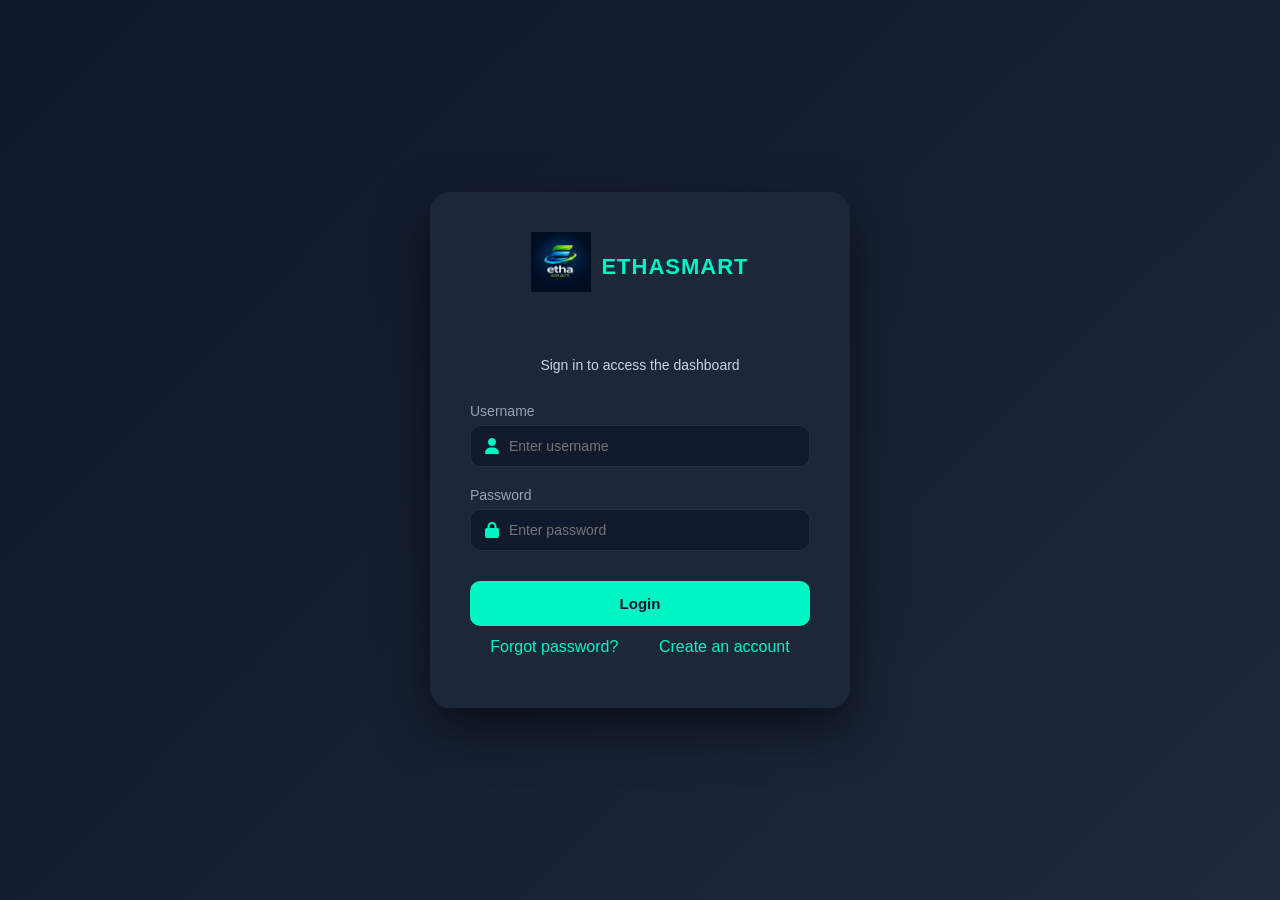
<file: frontend/public/index.html>
<!DOCTYPE html>
<html lang="en">

<head>
  <meta charset="UTF-8" />
  <meta name="viewport" content="width=device-width, initial-scale=1.0" />
  <title>Login - ETHASMART</title>
  <link rel="icon" href="logo 3.jpeg">
  <link rel="stylesheet" href="style.css" />
  <link rel="stylesheet" href="https://cdnjs.cloudflare.com/ajax/libs/font-awesome/6.5.1/css/all.min.css">
</head>

<body class="login-page">
  <div class="login">
    <div class="login-card">

      <div class="brand">
        <a href="index.html" class="logo-box">
          <img src="logo 3.jpeg" alt="ETHASMART">
          <h2>ETHASMART</h2>
        </a>
      </div>

      <p class="subtitle">Sign in to access the dashboard</p>

      <form id="loginForm" autocomplete="off">
        <div class="field">
          <label>Username</label>
          <div class="input-wrap">
            <i class="fas fa-user"></i>
            <input type="text" id="username" placeholder="Enter username" required />
          </div>
        </div>

        <div class="field">
          <label>Password</label>
          <div class="input-wrap">
            <i class="fas fa-lock"></i>
            <input type="password" id="password" placeholder="Enter password" required />
          </div>
        </div>

        <button type="submit">Login</button>
        <p style="margin-top:12px; text-align:center; display: flex; justify-content: space-around;">
          <a href="forgot.html" style="color:#00f5c4; text-decoration:none;">
            Forgot password?
          </a>
          <a href="signup.html" style="color:#00f5c4; text-decoration:none;">
            Create an account
          </a>
        </p>
        <p id="error-msg" style="margin-top:12px; color:#ff6b6b; text-align:center;"></p>
      </form>

    </div>
  </div>

  <script src="config.js"></script>
  <script src="login.js"></script>
</body>

</html>
</file>
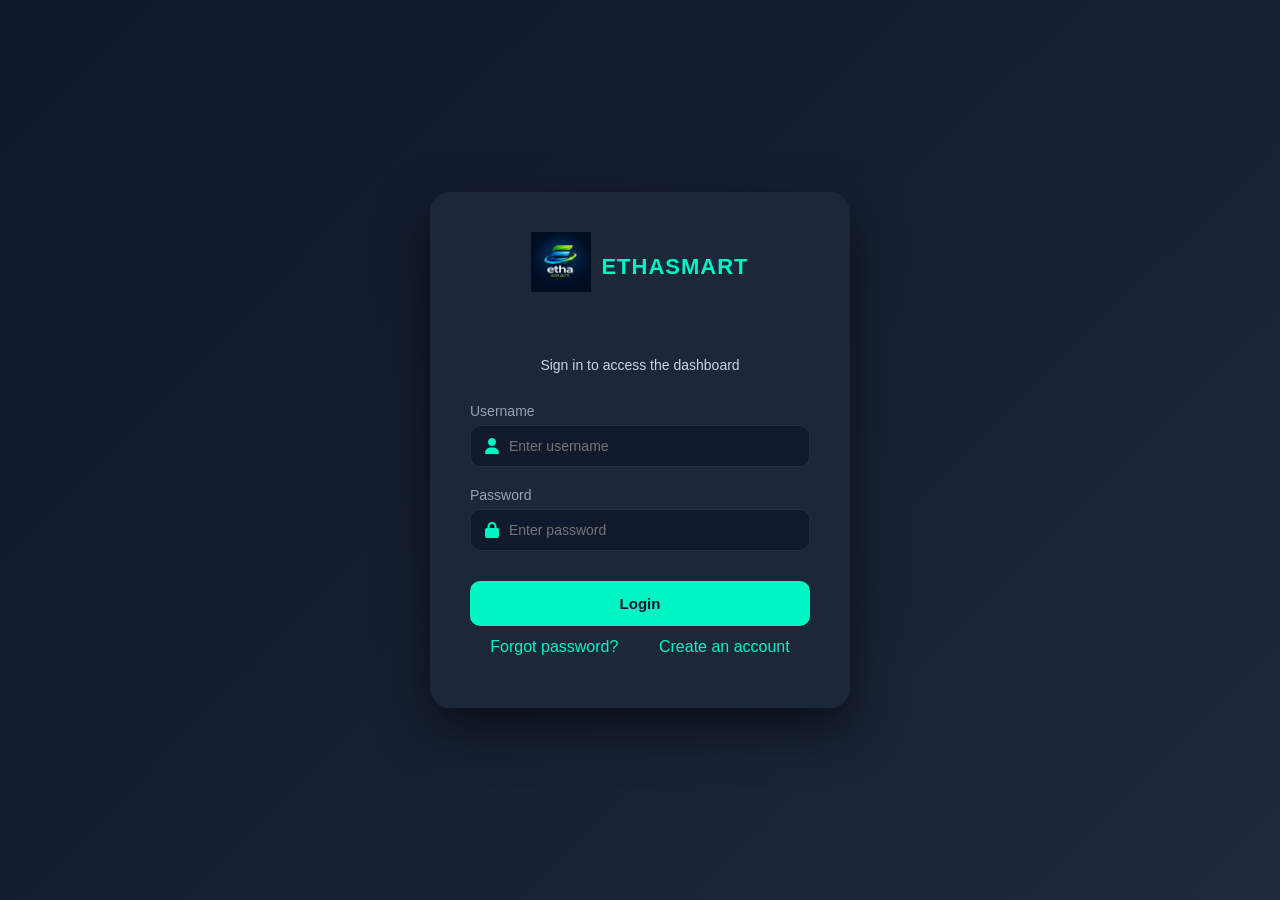
<file: frontend/public/energy.html>
<!DOCTYPE html>
<html lang="en">

<head>
    <meta charset="UTF-8">
    <title>Ethasmart - Energy Tracking</title>
    <meta name="viewport" content="width=device-width, initial-scale=1.0">

    <link rel="stylesheet" href="style.css">
    <link rel="icon" href="logo 3.jpeg">

    <link rel="stylesheet" href="https://cdnjs.cloudflare.com/ajax/libs/font-awesome/6.5.1/css/all.min.css">

    <script src="chart.umd.min.js"></script>

    <script>
        if (localStorage.getItem("ethasmartLoggedIn") !== "true") {
            window.location.href = "index.html";
        }
    </script>
</head>

<body class="dashboard">

    <p id="backendStatus">Checking...</p>

    <div class="sidebar">
        <a href="dashboard.html" class="logo-box">
            <img src="logo 3.jpeg" width="40">
            <h2>ETHASMART</h2>
        </a>

        <ul>
            <li onclick="location.href='dashboard.html'">
                <i class="fas fa-chart-line"></i> Dashboard
            </li>

            <li onclick="location.href='insights.html'">
                <i class="fas fa-brain"></i> AI Insights
            </li>

            <li style="color:#00f5c4;">
                <i class="fas fa-bolt"></i> Energy
            </li>

            <li onclick="location.href='maintenance.html'">
                <i class="fas fa-screwdriver-wrench"></i> Maintenance
            </li>

            <li onclick="toggleTheme()" id="themeToggleBtn">
                <i class="fas fa-sun"></i> Light Mode
            </li>

            <li onclick="logout()">
                <i class="fas fa-sign-out-alt"></i> Logout
            </li>
        </ul>
    </div>

    <div class="main">

        <div class="top-header">
            <h1 style="margin-bottom: 0;">Energy Consumption</h1>
            <div class="notification-center" onclick="toggleNotifications()">
                <i class="fas fa-bell"></i>
                <span class="badge" id="notifBadge" style="display:none;">0</span>
                <div class="notif-dropdown" id="notifDropdown" style="display:none;">
                    <div class="notif-header">Recent Alerts</div>
                    <div id="notifList">
                        <div class="notif-item" style="padding: 10px; color: #cbd5e1;">Loading alerts...</div>
                    </div>
                </div>
            </div>
        </div>

        <div class="cards" style="margin-top: 30px;">

            <div class="card">
                <h3>Today Usage</h3>
                <p id="todayKwh">Loading...</p>
            </div>

            <div class="card">
                <h3>Yesterday Usage</h3>
                <p id="yesterdayKwh">Loading...</p>
            </div>

            <div class="card">
                <h3>Efficiency Score</h3>
                <p id="efficiency">Loading...</p>
            </div>

            <div class="card">
                <h3>Savings</h3>
                <p id="savings">Loading...</p>
            </div>

        </div>

        <div class="chart-container">

            <p style="text-align:center;color:#cbd5e1;">
                Live Energy Trend (updates every 1 second)
            </p>

            <canvas id="energyChart"></canvas>

        </div>

    </div>

    <script>
        function logout() {
            localStorage.removeItem("ethasmartLoggedIn");
            localStorage.removeItem("ethasmartUser");
            localStorage.removeItem("token");
            window.location.href = "index.html";
        }
    </script>

    <script src="config.js"></script>
    <script src="script.js"></script>

</body>

</html>
</file>
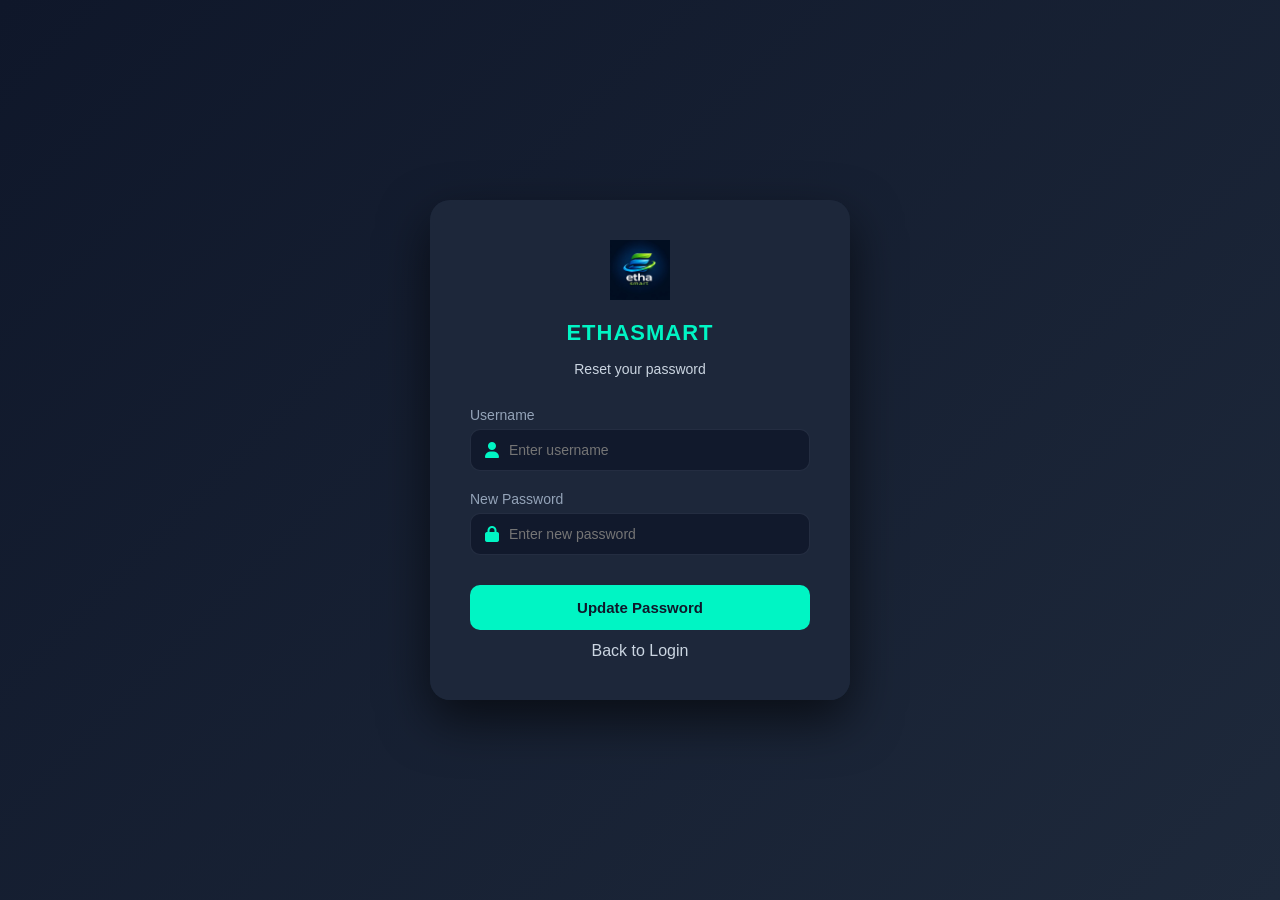
<file: frontend/public/forgot.html>
<!DOCTYPE html>
<html lang="en">
<head>
  <meta charset="UTF-8" />
  <meta name="viewport" content="width=device-width, initial-scale=1.0" />
  <title>Forgot Password - ETHASMART</title>
  <link rel="stylesheet" href="style.css" />
  <link rel="stylesheet" href="https://cdnjs.cloudflare.com/ajax/libs/font-awesome/6.5.1/css/all.min.css">
</head>

<body class="login-page">
  <div class="login">
    <div class="login-card">

      <div class="brand">
        <img src="logo 3.jpeg" alt="ETHASMART">
        <h2>ETHASMART</h2>
      </div>

      <p class="subtitle">Reset your password</p>

      <form id="forgotForm" autocomplete="off">
        <div class="field">
          <label>Username</label>
          <div class="input-wrap">
            <i class="fas fa-user"></i>
            <input type="text" id="fp_username" placeholder="Enter username" required />
          </div>
        </div>

        <div class="field">
          <label>New Password</label>
          <div class="input-wrap">
            <i class="fas fa-lock"></i>
            <input type="password" id="fp_newpass" placeholder="Enter new password" required />
          </div>
        </div>

        <button type="submit">Update Password</button>

        <p id="fp_msg" style="margin-top:12px; color:#00f5c4; text-align:center;"></p>

        <p style="margin-top:12px; text-align:center;">
          <a href="index.html" style="color:#cbd5e1; text-decoration:none;">Back to Login</a>
        </p>
      </form>

    </div>
  </div>

  <script src="config.js"></script>
  <script src="forgot.js"></script>
</body>
</html>
</file>
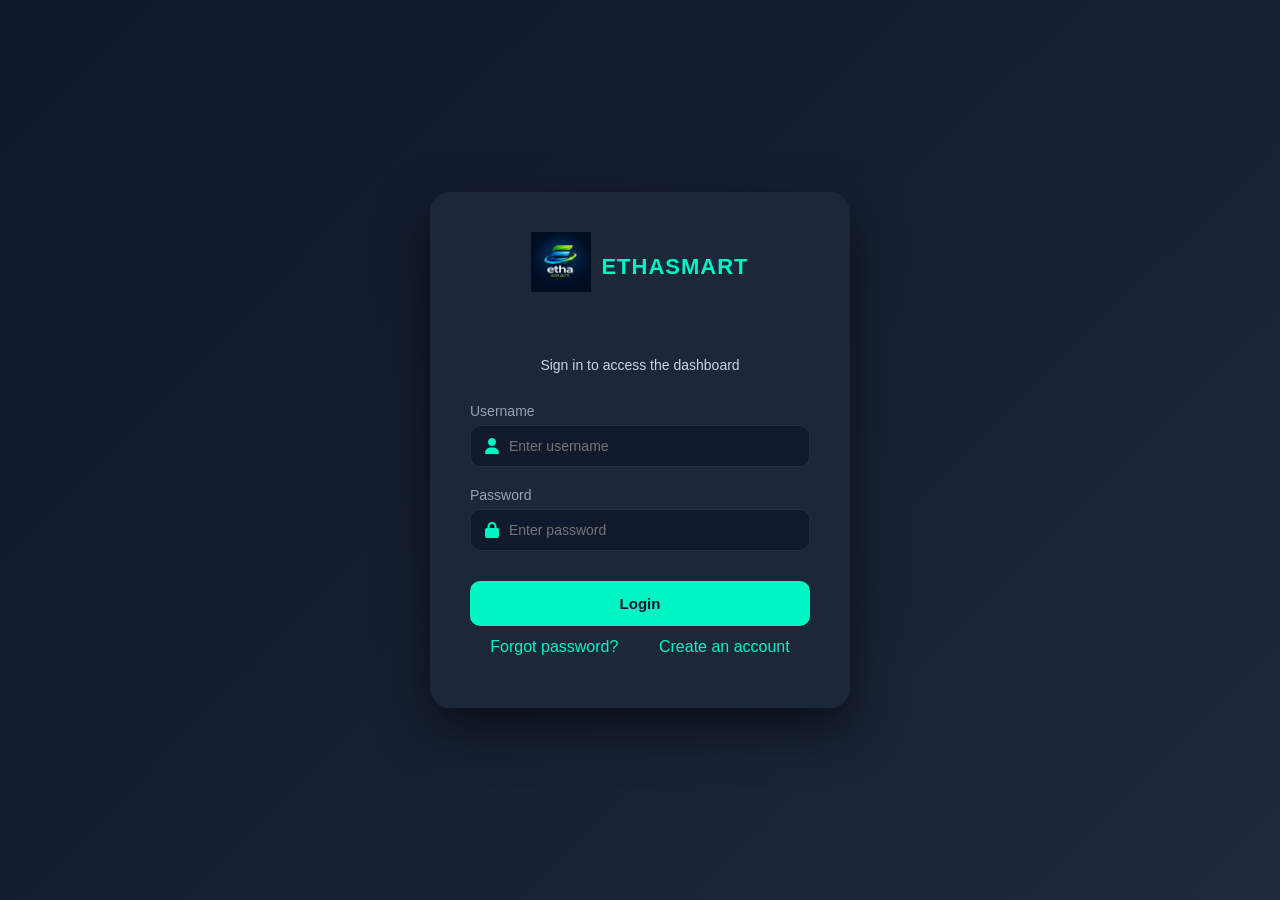
<file: frontend/public/insights.html>
<!DOCTYPE html>
<html lang="en">

<head>

    <meta charset="UTF-8">
    <title>Ethasmart - AI Insights</title>

    <meta name="viewport" content="width=device-width, initial-scale=1.0">

    <link rel="stylesheet" href="style.css">
    <link rel="icon" href="logo 3.jpeg">

    <link rel="stylesheet" href="https://cdnjs.cloudflare.com/ajax/libs/font-awesome/6.5.1/css/all.min.css">

    <script>

        if (localStorage.getItem("ethasmartLoggedIn") !== "true") {
            window.location.href = "index.html";
        }

    </script>

</head>

<body class="dashboard">

    <p id="backendStatus">Checking...</p>

    <div class="sidebar">

        <a href="dashboard.html" class="logo-box">
            <img src="logo 3.jpeg" width="40">
            <h2>ETHASMART</h2>
        </a>

        <ul>

            <li onclick="location.href='dashboard.html'">
                <i class="fas fa-chart-line"></i> Dashboard
            </li>

            <li style="color:#00f5c4;">
                <i class="fas fa-brain"></i> AI Insights
            </li>

            <li onclick="location.href='energy.html'">
                <i class="fas fa-bolt"></i> Energy
            </li>

            <li onclick="location.href='maintenance.html'">
                <i class="fas fa-screwdriver-wrench"></i> Maintenance
            </li>

            <li onclick="toggleTheme()" id="themeToggleBtn">
                <i class="fas fa-sun"></i> Light Mode
            </li>

            <li onclick="logout()">
                <i class="fas fa-sign-out-alt"></i> Logout
            </li>

        </ul>
    </div>

    <div class="main">

        <div class="top-header">
            <h1 style="margin-bottom: 0;">AI Performance Insights</h1>
            <div class="notification-center" onclick="toggleNotifications()">
                <i class="fas fa-bell"></i>
                <span class="badge" id="notifBadge" style="display:none;">0</span>
                <div class="notif-dropdown" id="notifDropdown" style="display:none;">
                    <div class="notif-header">Recent Alerts</div>
                    <div id="notifList">
                        <div class="notif-item" style="padding: 10px; color: #cbd5e1;">Loading alerts...</div>
                    </div>
                </div>
            </div>
        </div>

        <div class="ai-box" style="margin-top: 30px;">

            <h3>Predictive Analysis</h3>

            <p id="insightSummary">
                Loading AI summary...
            </p>

            <p style="margin-top:10px;">
                <b>Risk Level:</b> <span id="riskLevel">Loading...</span>
            </p>

        </div>

        <div class="ai-box">

            <h3>AI Recommendations</h3>

            <ul id="recList">

                <li>Loading recommendations...</li>

            </ul>

        </div>

        <div class="cards">

            <div class="card">
                <h3>Confidence Score</h3>
                <p>98.2%</p>
            </div>

            <div class="card">
                <h3>Anomaly Detection</h3>
                <p>0 Found</p>
            </div>

        </div>

    </div>

    <script>

        function logout() {

            localStorage.removeItem("ethasmartLoggedIn");
            localStorage.removeItem("ethasmartUser");
            localStorage.removeItem("token");

            window.location.href = "index.html";

        }

    </script>

    <script src="config.js"></script>
<script src="script.js"></script>

</body>

</html>
</file>
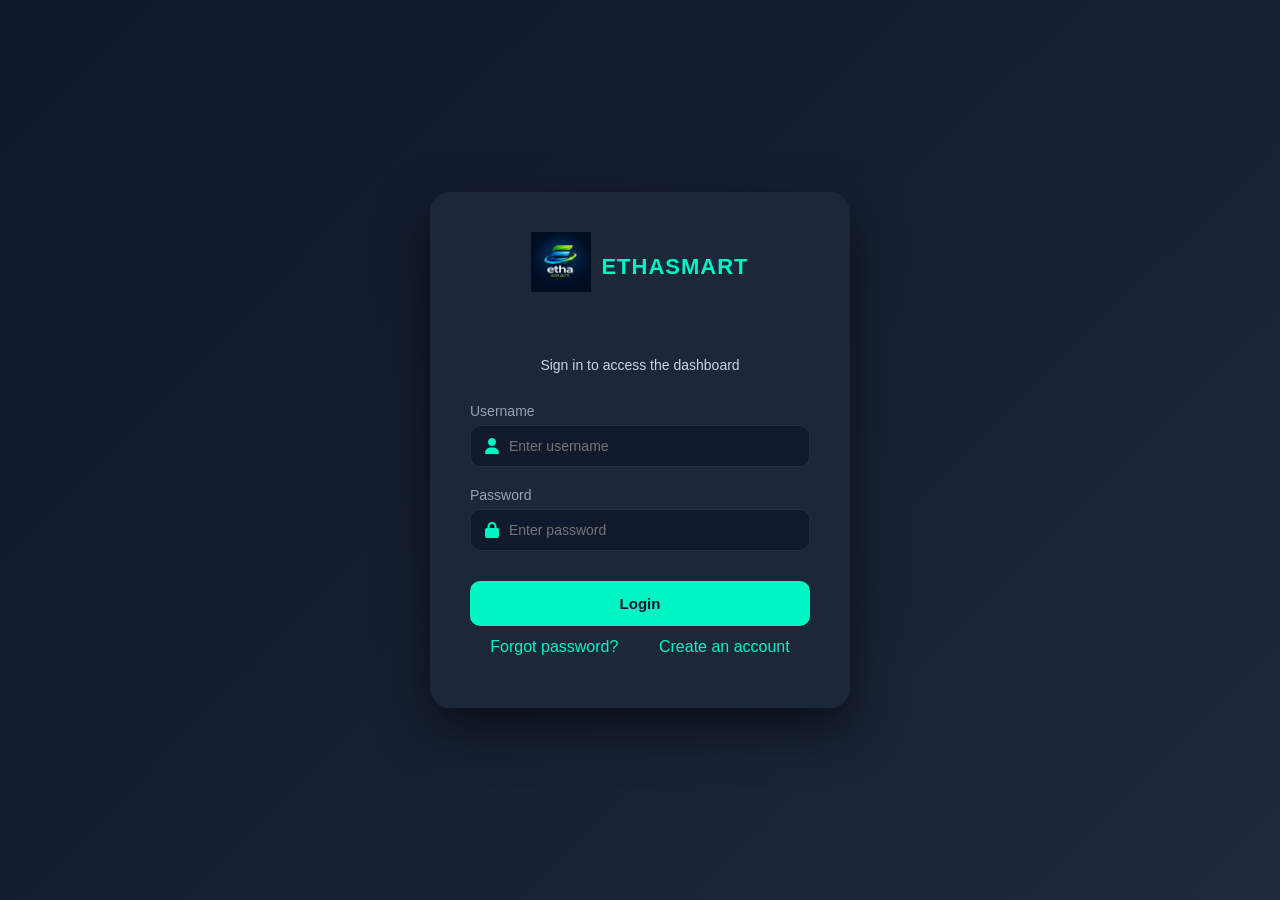
<file: frontend/public/maintenance.html>
<!DOCTYPE html>
<html lang="en">

<head>

    <meta charset="UTF-8">
    <title>Ethasmart - Maintenance</title>

    <meta name="viewport" content="width=device-width, initial-scale=1.0">

    <link rel="stylesheet" href="style.css">
    <link rel="icon" href="logo 3.jpeg">

    <link rel="stylesheet" href="https://cdnjs.cloudflare.com/ajax/libs/font-awesome/6.5.1/css/all.min.css">

    <script>
        if (localStorage.getItem("ethasmartLoggedIn") !== "true") {
            window.location.href = "index.html";
        }
    </script>

</head>

<body class="dashboard">

    <p id="backendStatus">Checking...</p>

    <div class="sidebar">

        <a href="dashboard.html" class="logo-box">
            <img src="logo 3.jpeg" width="40">
            <h2>ETHASMART</h2>
        </a>

        <ul>

            <li onclick="location.href='dashboard.html'">
                <i class="fas fa-chart-line"></i> Dashboard
            </li>

            <li onclick="location.href='insights.html'">
                <i class="fas fa-brain"></i> AI Insights
            </li>

            <li onclick="location.href='energy.html'">
                <i class="fas fa-bolt"></i> Energy
            </li>

            <li style="color:#00f5c4;">
                <i class="fas fa-screwdriver-wrench"></i> Maintenance
            </li>

            <li onclick="toggleTheme()" id="themeToggleBtn">
                <i class="fas fa-sun"></i> Light Mode
            </li>

            <li onclick="logout()">
                <i class="fas fa-sign-out-alt"></i> Logout
            </li>

        </ul>
    </div>

    <div class="main">

        <div class="top-header">
            <h1 style="margin-bottom: 0;">Equipment Maintenance</h1>
            <div class="notification-center" onclick="toggleNotifications()">
                <i class="fas fa-bell"></i>
                <span class="badge" id="notifBadge" style="display:none;">0</span>
                <div class="notif-dropdown" id="notifDropdown" style="display:none;">
                    <div class="notif-header">Recent Alerts</div>
                    <div id="notifList">
                        <div class="notif-item" style="padding: 10px; color: #cbd5e1;">Loading alerts...</div>
                    </div>
                </div>
            </div>
        </div>

        <div class="cards" style="margin-top: 30px;">

            <div class="card" style="border-left:5px solid #00f5c4;">
                <h3>Overall Status</h3>
                <p id="overallStatus">Loading...</p>
            </div>

            <div class="card">
                <h3>Sensor Health</h3>
                <p>Optimal</p>
            </div>

            <div class="card">
                <h3>System Uptime</h3>
                <p>99.9%</p>
            </div>

        </div>

        <div class="ai-box">

            <h3>Maintenance Alerts</h3>

            <div id="alertsBox">
                Loading alerts...
            </div>

        </div>

    </div>

    <script>

        function logout() {

            localStorage.removeItem("ethasmartLoggedIn");
            localStorage.removeItem("ethasmartUser");
            localStorage.removeItem("token");

            window.location.href = "index.html";

        }

    </script>

    <!-- Machine Detail Modal -->
    <div id="machineModal" class="modal-overlay" style="display: none;" onclick="closeModal(event)">
        <div class="modal-content">
            <span class="close-btn" onclick="closeModal(event, true)">&times;</span>
            <h2 id="modalMachineName">Machine Name</h2>
            <div class="modal-body">
                <p><strong>Status:</strong> <span id="modalMachineStatus">Checking...</span></p>
                <p><strong>Message:</strong> <span id="modalMachineMsg">...</span></p>
                <p><strong>Last Inspected:</strong> <span id="modalMachineDate">Today</span></p>
                <div class="modal-actions">
                    <button class="modal-btn" onclick="closeModal(event, true)">Acknowledge</button>
                </div>
            </div>
        </div>
    </div>

    <script src="config.js"></script>
<script src="script.js"></script>

</body>

</html>
</file>
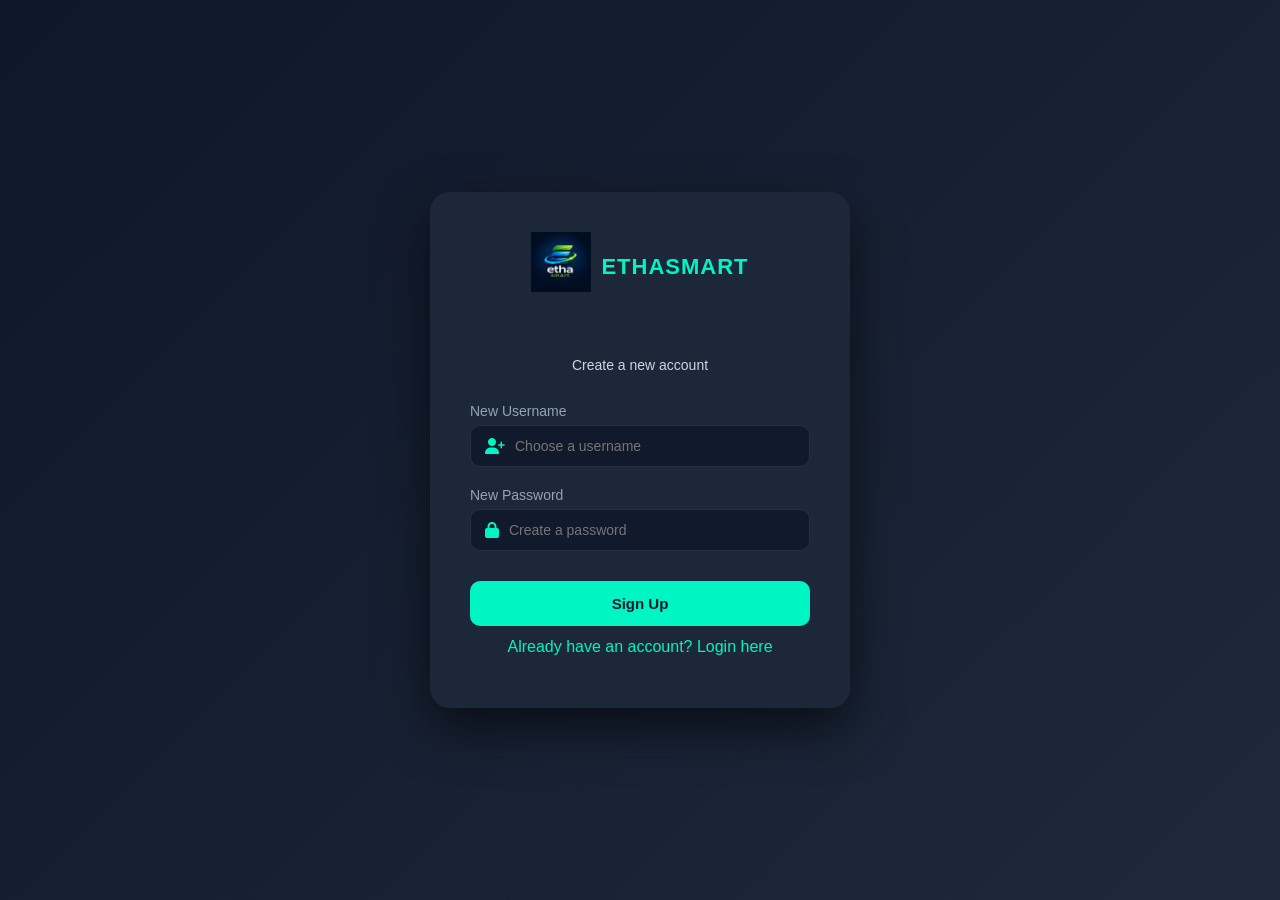
<file: frontend/public/signup.html>
<!DOCTYPE html>
<html lang="en">

<head>
    <meta charset="UTF-8" />
    <meta name="viewport" content="width=device-width, initial-scale=1.0" />
    <title>Sign Up - ETHASMART</title>
    <link rel="icon" href="logo 3.jpeg">
    <link rel="stylesheet" href="style.css" />
    <link rel="stylesheet" href="https://cdnjs.cloudflare.com/ajax/libs/font-awesome/6.5.1/css/all.min.css">
</head>

<body class="login-page">
    <div class="login">
        <div class="login-card">

            <div class="brand">
                <a href="index.html" class="logo-box">
                    <img src="logo 3.jpeg" alt="ETHASMART">
                    <h2>ETHASMART</h2>
                </a>
            </div>

            <p class="subtitle">Create a new account</p>

            <form id="signupForm" autocomplete="off">
                <div class="field">
                    <label>New Username</label>
                    <div class="input-wrap">
                        <i class="fas fa-user-plus"></i>
                        <input type="text" id="username" placeholder="Choose a username" required />
                    </div>
                </div>

                <div class="field">
                    <label>New Password</label>
                    <div class="input-wrap">
                        <i class="fas fa-lock"></i>
                        <input type="password" id="password" placeholder="Create a password" required />
                    </div>
                </div>

                <button type="submit">Sign Up</button>
                <p style="margin-top:12px; text-align:center;">
                    <a href="index.html" style="color:#00f5c4; text-decoration:none;">
                        Already have an account? Login here
                    </a>
                </p>
                <p id="error-msg" style="margin-top:12px; color:#ff6b6b; text-align:center;"></p>
            </form>

        </div>
    </div>

    <script src="config.js"></script>
    <script src="signup.js"></script>
</body>

</html>
</file>
<file: frontend/public/style.css>
* {
    margin: 0;
    padding: 0;
    box-sizing: border-box;
}

body {
    font-family: 'Segoe UI', sans-serif;
    background: linear-gradient(135deg, #0f172a, #1e293b);
    color: white;
}

body.dashboard {
    display: flex;
}

.sidebar {
    width: 240px;
    height: 100vh;
    background: rgba(17, 24, 39, 0.95);
    backdrop-filter: blur(15px);
    position: fixed;
    padding: 25px;
    box-shadow: 4px 0 15px rgba(0, 0, 0, 0.4);
}

.logo-box {
    display: flex;
    align-items: center;
    gap: 10px;
    margin-bottom: 40px;
    text-decoration: none;
}

.logo-box h2 {
    color: #00f5c4;
    font-size: 20px;
}

.sidebar ul {
    list-style: none;
}

.sidebar ul li {
    display: flex;
    align-items: center;
    gap: 12px;
    padding: 14px 12px;
    cursor: pointer;
    color: #cbd5e1;
    border-radius: 8px;
    transition: 0.3s;
    font-size: 15px;
}

.sidebar ul li i {
    font-size: 16px;
    width: 20px;
}

.sidebar ul li:hover {
    background: rgba(0, 245, 196, 0.15);
    color: #00f5c4;
}

.main {
    margin-left: 260px;
    padding: 40px;
    width: 100%;
}

h1 {
    font-weight: 600;
    margin-bottom: 30px;
}

.cards {
    display: grid;
    grid-template-columns: repeat(auto-fit, minmax(220px, 1fr));
    gap: 25px;
    margin-bottom: 40px;
}

.card {
    background: rgba(30, 41, 59, 0.85);
    backdrop-filter: blur(12px);
    padding: 25px;
    border-radius: 16px;
    text-align: center;
    transition: all 0.3s ease;
    box-shadow: 0 10px 25px rgba(0, 0, 0, 0.4);
}

.card:hover {
    transform: translateY(-8px);
    box-shadow: 0 15px 35px rgba(0, 245, 196, 0.3);
}

.card h3 {
    margin-bottom: 10px;
    color: #38bdf8;
    font-size: 16px;
}

.card p {
    font-size: 26px;
    font-weight: bold;
}

.card-icon {
    font-size: 28px;
    color: #00f5c4;
    margin-bottom: 10px;
}

.chart-container {
    background: rgba(30, 41, 59, 0.9);
    padding: 25px;
    border-radius: 16px;
    margin-bottom: 30px;
    box-shadow: 0 10px 25px rgba(0, 0, 0, 0.4);
}

.ai-box {
    background: linear-gradient(135deg, #134e4a, #0f766e);
    padding: 25px;
    border-radius: 16px;
    box-shadow: 0 10px 25px rgba(0, 245, 196, 0.3);
    transition: 0.3s;
}

.ai-box:hover {
    transform: scale(1.02);
}

.card,
.ai-box {
    animation: fadeIn 0.6s ease-in-out;
}

@keyframes fadeIn {
    from {
        opacity: 0;
        transform: translateY(15px);
    }
    to {
        opacity: 1;
        transform: translateY(0);
    }
}

::-webkit-scrollbar {
    width: 8px;
}

::-webkit-scrollbar-thumb {
    background: #00f5c4;
    border-radius: 10px;
}

@media (max-width: 900px) {

    .sidebar {
        width: 200px;
        padding: 20px;
    }

    .main {
        margin-left: 220px;
        padding: 30px;
    }
}

@media (max-width: 768px) {

    body {
        flex-direction: column;
    }

    .sidebar {
        position: relative;
        width: 100%;
        height: auto;
        box-shadow: none;
    }

    .main {
        margin-left: 0;
        padding: 20px;
    }

    .cards {
        grid-template-columns: 1fr;
    }
}

.card canvas {
    margin-top: 15px;
    height: 220px !important;
}

.info-section {
    margin-top: 60px;
    display: grid;
    grid-template-columns: 1fr 1fr;
    gap: 40px;
}

.about-box {
    background: rgba(30, 41, 59, 0.85);
    padding: 30px;
    border-radius: 16px;
    box-shadow: 0 10px 25px rgba(0, 0, 0, 0.4);
}

.about-box h2 {
    margin-bottom: 15px;
    color: #00f5c4;
}

.about-box p {
    line-height: 1.6;
    color: #cbd5e1;
}



.contact-box input,
.contact-box textarea {
    background: rgba(15, 23, 42, 0.9);   
    color: #e2e8f0;                      
    border: 1px solid rgba(148, 163, 184, 0.2);
    border-radius: 10px;
    padding: 14px;
    font-size: 14px;
}

.contact-box input::placeholder,
.contact-box textarea::placeholder {
    color: #94a3b8;   
    opacity: 1;
}

.contact-box input:focus,
.contact-box textarea:focus {
    outline: none;
    border-color: #00f5c4;
    box-shadow: 0 0 0 2px rgba(0, 245, 196, 0.2);
    background: rgba(15, 23, 42, 0.95);
}
.contact-box {
    background: linear-gradient(135deg, #134e4a, #0f766e);
    padding: 30px;
    border-radius: 16px;
    box-shadow: 0 10px 25px rgba(0, 245, 196, 0.3);
}

.contact-box h2 {
    margin-bottom: 20px;
}

.contact-box form {
    display: flex;
    flex-direction: column;
    gap: 15px;
}

.contact-box input,
.contact-box textarea {
    padding: 12px;
    border-radius: 8px;
    border: none;
    outline: none;
    font-family: inherit;
}

.contact-box button {
    padding: 12px;
    border: none;
    border-radius: 8px;
    background: #00f5c4;
    color: #0f172a;
    font-weight: bold;
    cursor: pointer;
    transition: 0.3s;
}

.contact-box button:hover {
    background: #0ff;
    transform: scale(1.05);
}

.contact-info {
    margin-top: 20px;
    font-size: 14px;
    color: #e2e8f0;
}

.contact-info p {
    margin-bottom: 8px;
}

.contact-info i {
    margin-right: 8px;
    color: #00f5c4;
}

@media (max-width: 768px) {
    .info-section {
        grid-template-columns: 1fr;
    }
}
.contact-link {
    text-decoration: none;
    color: #e2e8f0;
    transition: 0.3s;
}

.contact-link:hover {
    color: #00f5c4;
}


body.login-page {
    min-height: 100vh;
    display: flex;
    justify-content: center;
    align-items: center;
    background: linear-gradient(135deg, #0f172a, #1e293b);
}

.login {
    width: 100%;
    display: flex;
    justify-content: center;
    padding: 20px;
}

.login-card {
    width: 100%;
    max-width: 420px;
    background: rgba(30, 41, 59, 0.95);
    backdrop-filter: blur(18px);
    border-radius: 20px;
    padding: 40px;
    box-shadow: 0 20px 50px rgba(0, 0, 0, 0.6);
    animation: fadeIn 0.6s ease-in-out;
}

.brand {
    text-align: center;
    margin-bottom: 25px;
}

.brand img {
    width: 65px;
    margin-bottom: 10px;
}

.brand h2 {
    color: #00f5c4;
    font-size: 22px;
    letter-spacing: 1px;
}

.subtitle {
    text-align: center;
    font-size: 14px;
    color: #94a3b8;
    margin-bottom: 30px;
}

.field {
    margin-bottom: 20px;
}

.field label {
    display: block;
    font-size: 13px;
    margin-bottom: 6px;
    color: #94a3b8;
}

.input-wrap {
    display: flex;
    align-items: center;
    gap: 10px;
    background: rgba(15, 23, 42, 0.85);
    padding: 14px;
    border-radius: 12px;
    border: 1px solid rgba(148, 163, 184, 0.15);
    transition: 0.3s;
}

.input-wrap i {
    color: #00f5c4;
}

.input-wrap input {
    width: 100%;
    background: transparent;
    border: none;
    outline: none;
    color: #e2e8f0;
    font-size: 14px;
}

.input-wrap:focus-within {
    border-color: #00f5c4;
    box-shadow: 0 0 0 2px rgba(0, 245, 196, 0.2);
}

.login-card button {
    width: 100%;
    margin-top: 15px;
    padding: 14px;
    border: none;
    border-radius: 12px;
    background: linear-gradient(90deg, #00f5c4, #38bdf8);
    color: #0f172a;
    font-weight: bold;
    font-size: 15px;
    cursor: pointer;
    transition: 0.3s;
}

.login-card button:hover {
    transform: translateY(-3px);
    box-shadow: 0 10px 25px rgba(0, 245, 196, 0.4);
}

.brand {
    display: flex;
    flex-direction: column;
    align-items: center;
    gap: 10px;
    margin-bottom: 15px;
}

.brand img {
    width: 60px;
    height: 60px;
    object-fit: contain;
}

.brand h2 {
    color: #00f5c4;
    font-size: 22px;
    letter-spacing: 1px;
}

.subtitle {
    text-align: center;
    font-size: 14px;
    color: #cbd5e1;
    margin-bottom: 30px;
}

.field {
    margin-bottom: 20px;
}

.field label {
    display: block;
    font-size: 14px;
    margin-bottom: 6px;
    color: #94a3b8;
}

.input-wrap {
    display: flex;
    align-items: center;
    gap: 10px;
    background: rgba(15, 23, 42, 0.8);
    padding: 12px 14px;
    border-radius: 10px;
    border: 1px solid rgba(148, 163, 184, 0.15);
    transition: 0.3s;
}

.input-wrap i {
    color: #00f5c4;
    font-size: 16px;
}

.input-wrap input {
    width: 100%;
    background: transparent;
    border: none;
    outline: none;
    color: #e2e8f0;
    font-size: 14px;
    font-family: inherit;
}

.input-wrap:focus-within {
    border-color: #00f5c4;
    box-shadow: 0 0 0 2px rgba(0, 245, 196, 0.15);
}

.login-card button {
    width: 100%;
    margin-top: 10px;
    padding: 14px;
    border: none;
    border-radius: 10px;
    background: #00f5c4;
    color: #0f172a;
    font-weight: bold;
    font-size: 15px;
    cursor: pointer;
    transition: 0.3s;
}

.login-card button:hover {
    background: #0ff;
    transform: translateY(-2px);
    box-shadow: 0 10px 25px rgba(0, 245, 196, 0.4);
}


.main-site {
    background: linear-gradient(135deg, #0f172a, #1e293b);
    color: #e2e8f0;
    min-height: 100vh;
}

.navbar {
    display: flex;
    justify-content: space-between;
    align-items: center;
    padding: 18px 40px;
    background: rgba(17, 24, 39, 0.9);
    backdrop-filter: blur(14px);
    box-shadow: 0 8px 25px rgba(0,0,0,0.4);
}

.nav-brand {
    display: flex;
    align-items: center;
    gap: 10px;
}

.nav-brand img {
    width: 38px;
}

.nav-brand span {
    font-size: 20px;
    font-weight: bold;
    color: #00f5c4;
}

.login-btn {
    text-decoration: none;
    padding: 10px 18px;
    border-radius: 10px;
    background: #00f5c4;
    color: #0f172a;
    font-weight: bold;
    transition: 0.3s;
}

.login-btn:hover {
    background: #0ff;
    transform: translateY(-2px);
}

.hero {
    text-align: center;
    padding: 90px 20px 70px;
}

.hero h1 {
    font-size: 40px;
    color: #00f5c4;
    margin-bottom: 15px;
}

.hero p {
    max-width: 700px;
    margin: auto;
    font-size: 16px;
    color: #cbd5e1;
}

.features {
    display: grid;
    grid-template-columns: repeat(auto-fit, minmax(240px, 1fr));
    gap: 25px;
    padding: 0 40px 70px;
}

.feature-card {
    background: rgba(30, 41, 59, 0.85);
    padding: 30px;
    border-radius: 16px;
    text-align: center;
    box-shadow: 0 10px 25px rgba(0,0,0,0.4);
    transition: 0.3s;
}

.feature-card:hover {
    transform: translateY(-8px);
    box-shadow: 0 15px 35px rgba(0,245,196,0.3);
}

.feature-card i {
    font-size: 28px;
    color: #00f5c4;
    margin-bottom: 10px;
}

.about {
    max-width: 900px;
    margin: auto;
    padding: 60px 20px;
    text-align: center;
}

.about h2 {
    color: #00f5c4;
    margin-bottom: 15px;
}

.about p {
    color: #cbd5e1;
    line-height: 1.6;
}


.nav-brand img {
    width: 36px;      
    height: 36px;
    object-fit: contain;
}

.nav-brand img {
    transition: transform 0.3s ease;
}

.nav-brand:hover img {
    transform: scale(1.05);
}

@media (max-width: 900px) {
    .landing-grid {
        grid-template-columns: 1fr;
        gap: 50px;
        padding: 60px 20px;
        text-align: center;
    }

    .features-column {
        align-items: center;
    }
}

.landing-grid {
    display: grid;
    grid-template-columns: 1.2fr 1fr;
    gap: 80px;
    padding: 80px 80px 40px;
    align-items: center;
}

.landing-grid .hero {
    text-align: left;
    padding: 0;
}

.landing-grid .hero h1 {
    font-size: 44px;
    color: #00f5c4;
    margin-bottom: 20px;
}

.landing-grid .hero p {
    max-width: 520px;
    color: #cbd5e1;
    line-height: 1.6;
}

.features-column {
    display: flex;
    flex-direction: column;
    gap: 30px;
}

.about {
    max-width: 900px;
    margin: 80px auto;
    padding: 0 20px;
    text-align: center;
}

.main-site .contact-box {
    max-width: 600px;
    margin: 0 auto 80px;
}

header.navbar .nav-brand img {
    width: 32px;
    height: 32px;
    max-width: 32px;
    max-height: 32px;
    object-fit: contain;
}

@media (max-width: 900px) {
    .landing-grid {
        grid-template-columns: 1fr;
        gap: 50px;
        padding: 60px 20px;
        text-align: center;
    }

    .landing-grid .hero {
        text-align: center;
    }

    .features-column {
        align-items: center;
    }
}

body:not(.main-site) {
    display: flex;
}

body.main-site {
    display: block;
}
.card canvas,
.chart-container canvas {
  width: 100% !important;
  height: 240px !important;
  display: block;
}
.card canvas, .chart-container canvas {
  width: 100% !important;
  height: 240px !important;
  display: block;
}

.card canvas, .chart-container canvas{
  width:100% !important;
  height:240px !important;
  display:block;
}
.card canvas {
    width: 100% !important;
    height: 220px !important;
}
.card canvas {
  width: 100% !important;
  height: 240px !important;
  display: block;
}
/* --- Upgrade 1: Glow + animations --- */
.card {
  position: relative;
  overflow: hidden;
}

.card::before {
  content: "";
  position: absolute;
  inset: -2px;
  background: radial-gradient(circle at 20% 10%, rgba(0,245,196,0.18), transparent 45%),
              radial-gradient(circle at 80% 90%, rgba(99,102,241,0.16), transparent 50%),
              radial-gradient(circle at 60% 40%, rgba(255,99,132,0.14), transparent 55%);
  filter: blur(14px);
  opacity: 0.9;
  pointer-events: none;
}

.card canvas{
  width:100% !important;
  height:240px !important;
  display:block;
}

#backendStatus{
  position: fixed;
  top: 12px;
  right: 12px;
  z-index: 999;
  padding: 10px 14px;
  border-radius: 12px;
  background: rgba(15,23,42,0.75);
  border: 1px solid rgba(255,255,255,0.08);
  backdrop-filter: blur(10px);
  font-weight: 600;
}

.pulse-dot{
  display:inline-block;
  width:10px;
  height:10px;
  border-radius:50%;
  margin-right:8px;
  background:#00f5c4;
  box-shadow: 0 0 18px rgba(0,245,196,0.8);
  animation: pulse 1.4s infinite;
}
@keyframes pulse{
  0%{transform:scale(0.9); opacity:0.7;}
  50%{transform:scale(1.15); opacity:1;}
  100%{transform:scale(0.9); opacity:0.7;}
}
.pulse-dot{
  display:inline-block;
  width:10px;
  height:10px;
  border-radius:50%;
  margin-right:8px;
  background:#00f5c4;
  box-shadow: 0 0 18px rgba(0,245,196,0.8);
  animation: pulse 1.4s infinite;
}
@keyframes pulse{
  0%{transform:scale(0.9); opacity:0.7;}
  50%{transform:scale(1.15); opacity:1;}
  100%{transform:scale(0.9); opacity:0.7;}
}
.card canvas{ height:240px !important; width:100% !important; display:block; }

/* --- Notification Center --- */
.top-header {
    display: flex;
    justify-content: space-between;
    align-items: center;
}

.notification-center {
    position: relative;
    cursor: pointer;
    font-size: 20px;
    color: #cbd5e1;
    transition: 0.3s;
    background: rgba(255, 255, 255, 0.05);
    width: 44px;
    height: 44px;
    border-radius: 50%;
    display: flex;
    align-items: center;
    justify-content: center;
}

.notification-center:hover {
    color: #00f5c4;
    background: rgba(255, 255, 255, 0.1);
}

.notification-center .badge {
    position: absolute;
    top: -2px;
    right: -2px;
    background: #ef4444;
    color: white;
    font-size: 10px;
    font-weight: bold;
    padding: 2px 5px;
    border-radius: 10px;
}

.notif-dropdown {
    position: absolute;
    top: 55px;
    right: 0;
    width: 300px;
    background: rgba(30, 41, 59, 0.95);
    backdrop-filter: blur(15px);
    border: 1px solid rgba(255,255,255,0.1);
    box-shadow: 0 10px 30px rgba(0,0,0,0.5);
    border-radius: 12px;
    z-index: 1000;
    overflow: hidden;
}

.notif-header {
    padding: 12px 15px;
    background: rgba(255,255,255,0.05);
    font-weight: bold;
    border-bottom: 1px solid rgba(255,255,255,0.1);
    font-size: 14px;
}

.notif-item {
    padding: 12px 15px;
    border-bottom: 1px solid rgba(255,255,255,0.05);
    font-size: 13px;
    transition: 0.3s;
}

.notif-item:hover {
    background: rgba(255,255,255,0.1);
}

.notif-item.high { border-left: 3px solid #ef4444; }
.notif-item.medium { border-left: 3px solid #f59e0b; }
.notif-item.low { border-left: 3px solid #3b82f6; }

/* --- Machine Detail Modal --- */
.modal-overlay {
    position: fixed;
    top: 0;
    left: 0;
    width: 100vw;
    height: 100vh;
    background: rgba(0, 0, 0, 0.6);
    backdrop-filter: blur(8px);
    align-items: center;
    justify-content: center;
    z-index: 2000;
    display: flex;
}

.modal-content {
    background: #1e293b;
    width: 90%;
    max-width: 400px;
    border-radius: 16px;
    padding: 25px;
    position: relative;
    box-shadow: 0 15px 40px rgba(0,0,0,0.5);
    border: 1px solid rgba(255,255,255,0.1);
    animation: fadeIn 0.3s ease;
}

.close-btn {
    position: absolute;
    top: 15px;
    right: 15px;
    font-size: 24px;
    cursor: pointer;
    color: #94a3b8;
    transition: 0.3s;
}

.close-btn:hover {
    color: #ef4444;
}

.modal-body {
    margin-top: 15px;
    color: #cbd5e1;
}

.modal-body p {
    margin-bottom: 10px;
}

.modal-actions {
    margin-top: 25px;
    text-align: right;
}

.modal-btn {
    padding: 10px 18px;
    border: none;
    border-radius: 8px;
    background: #00f5c4;
    color: #0f172a;
    font-weight: bold;
    cursor: pointer;
    transition: 0.3s;
}
.modal-btn:hover { background: #0ff; transform: translateY(-2px); }

/* --- Light Mode Toggle --- */
body.light-mode {
    background: #f1f5f9;
    color: #1e293b;
}

body.light-mode .sidebar {
    background: rgba(255, 255, 255, 0.95);
    box-shadow: 4px 0 15px rgba(0, 0, 0, 0.05);
}

body.light-mode .sidebar ul li {
    color: #475569;
}

body.light-mode .sidebar ul li:hover {
    background: rgba(0, 245, 196, 0.15);
    color: #0d9488;
}

body.light-mode .sidebar ul li[style*="color:#00f5c4"] {
    color: #0d9488 !important;
}

body.light-mode .card,
body.light-mode .ai-box,
body.light-mode .chart-container,
body.light-mode .about-box,
body.light-mode .contact-box {
    background: #ffffff;
    box-shadow: 0 8px 20px rgba(0, 0, 0, 0.08);
    color: #1e293b;
}

body.light-mode .card h3 { color: #0284c7; }
body.light-mode .card p { color: #0f172a; border-color: #cbd5e1!important; }

body.light-mode .card[style*="border-left"] {
    border-left: 5px solid #0d9488 !important;
}

body.light-mode .notification-center {
    background: rgba(0, 0, 0, 0.05);
    color: #475569;
}

body.light-mode .notif-dropdown,
body.light-mode .modal-content {
    background: #ffffff;
    border: 1px solid rgba(0,0,0,0.1);
}

body.light-mode .notif-header {
    background: #f8fafc;
    color: #0f172a;
    border-bottom: 1px solid rgba(0,0,0,0.1);
}

body.light-mode .notif-item,
body.light-mode .modal-body {
    color: #334155;
    border-bottom: 1px solid rgba(0,0,0,0.05);
}

body.light-mode .notif-item:hover {
    background: rgba(0,0,0,0.05);
}

body.light-mode h1, 
body.light-mode h2, 
body.light-mode h3 {
    color: #0f172a;
}
body.light-mode .logo-box h2 {
    color: #0d9488;
}

body.light-mode #chatBox {
    background: #f8fafc !important;
    border: 1px solid #e2e8f0;
    color: #0f172a;
}
body.light-mode #chatInput {
    background: #f8fafc !important;
    border: 1px solid #e2e8f0 !important;
    color: #0f172a;
}
body.light-mode #yieldBar {
    background: linear-gradient(90deg, #0d9488, #16a34a) !important;
}
body.light-mode .pulse-dot {
    background: #0d9488;
    box-shadow: 0 0 8px #0d9488;
}
body.light-mode #backendStatus {
    background: rgba(255,255,255,0.9);
    color: #1e293b;
    border: 1px solid rgba(0,0,0,0.1);
}
</file>
